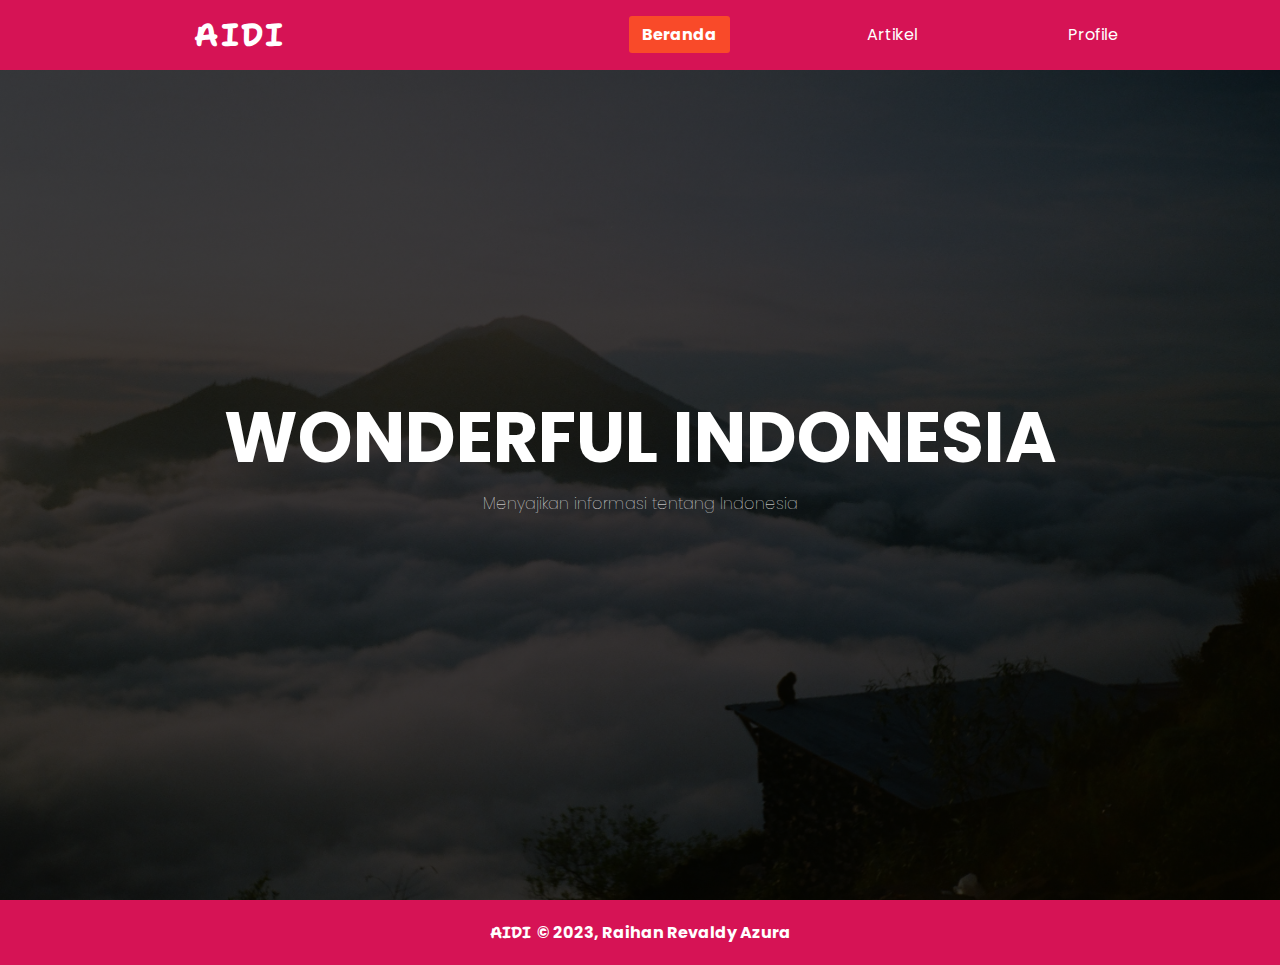
<file: index.html>
<html>

<head>
    <title>Beranda</title>
    <link rel="stylesheet" href="assets/styles/style.css">
</head>

<body>
    <header>
        <nav>
            <label for="" class="logo" alt=""><a href="index.html">AIDI</a></label>
            <ul class="nav-menu">
                <li class="nav-items"><a class="nav-links" href="index.html" id="active">Beranda</a></li>
                <li class="nav-items"><a class="nav-links" href="indonesia.html">Artikel</a></li>
                <li class="nav-items"><a class="nav-links" href="profile.html">Profile</a></li>
            </ul>

            <div class="hamburger">
                <span class="bar"></span>
                <span class="bar"></span>
                <span class="bar"></span>
            </div>
        </nav>
    </header>
    <script src="assets/script/script.js"></script>
    <main>
        <div class="banner">
            <div class="content">
                <h1>WONDERFUL INDONESIA</h1>
                <p>Menyajikan informasi tentang Indonesia</p>
            </div>
        </div>
    </main>
    <footer>
        <p>
        <span id="aidi">AIDI </span>&#169; 2023, Raihan Revaldy Azura
        </p>
    </footer>
</body>

</html>
</file>
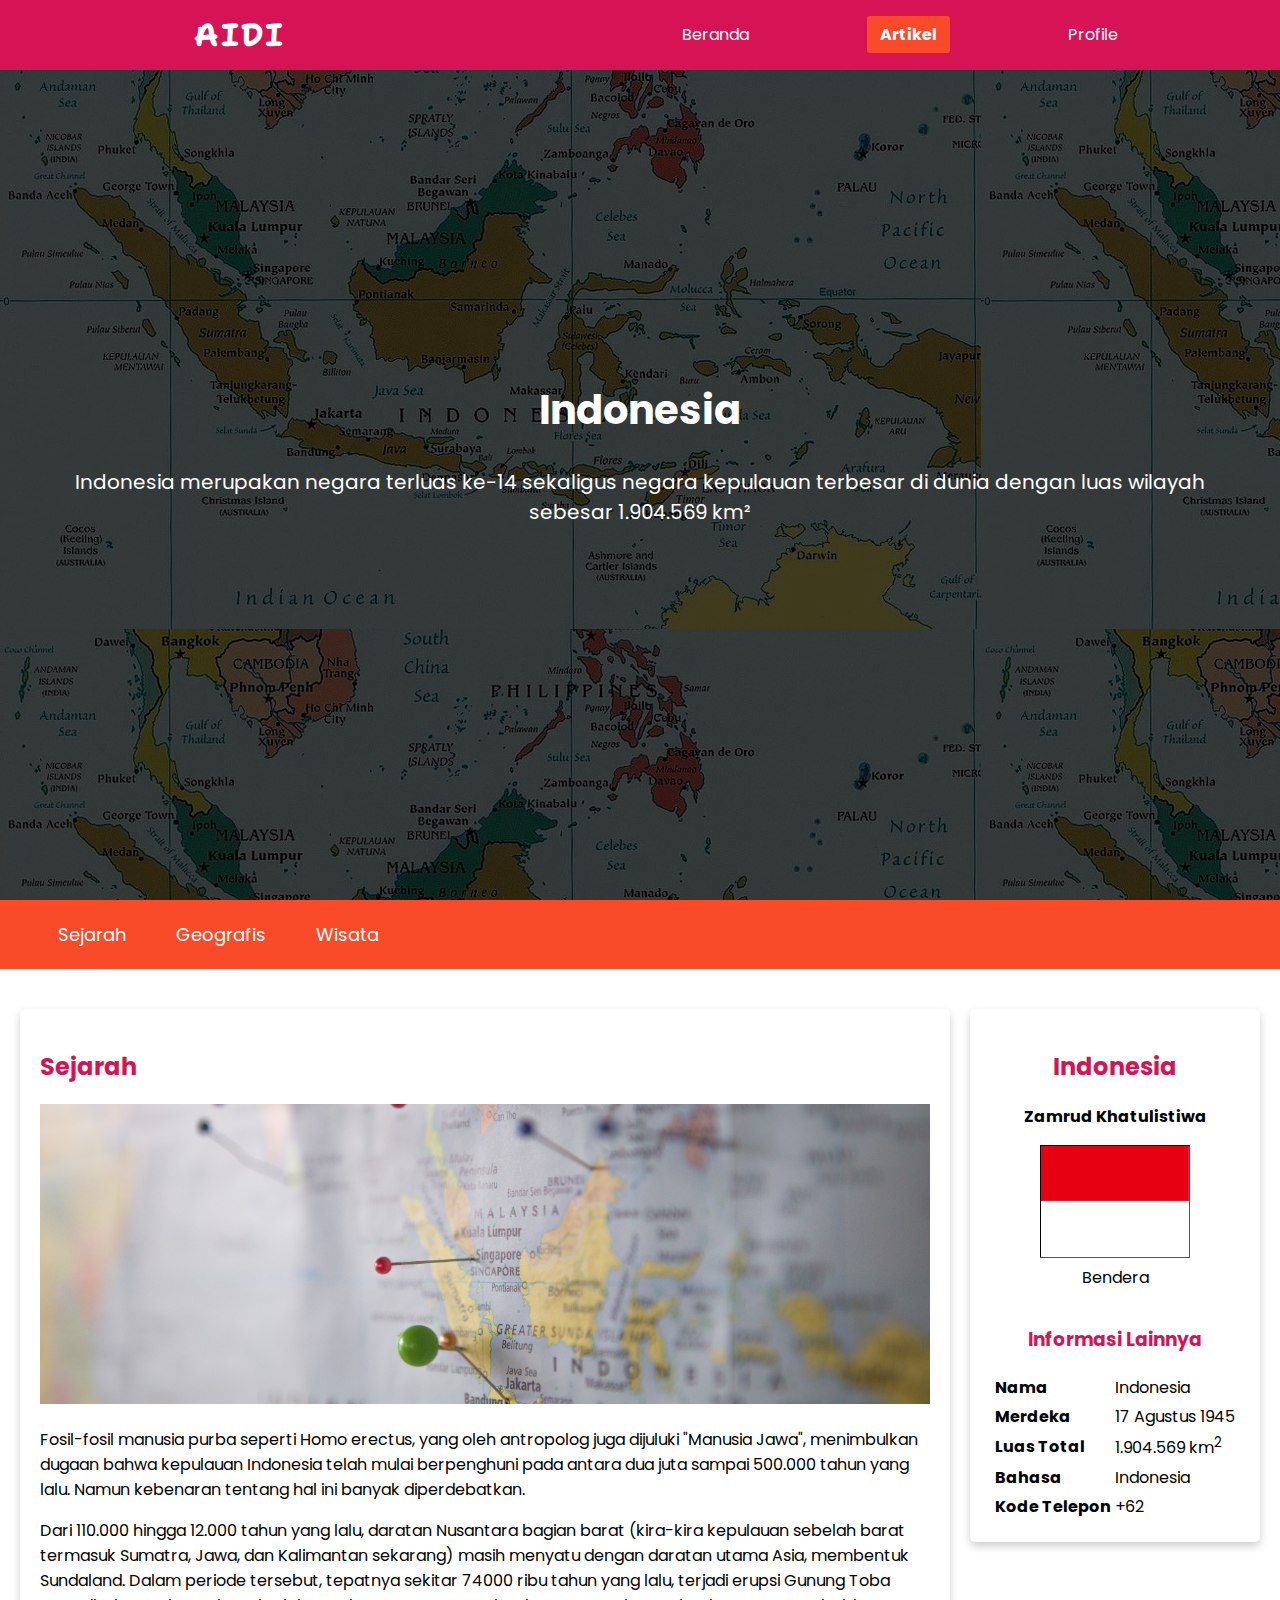
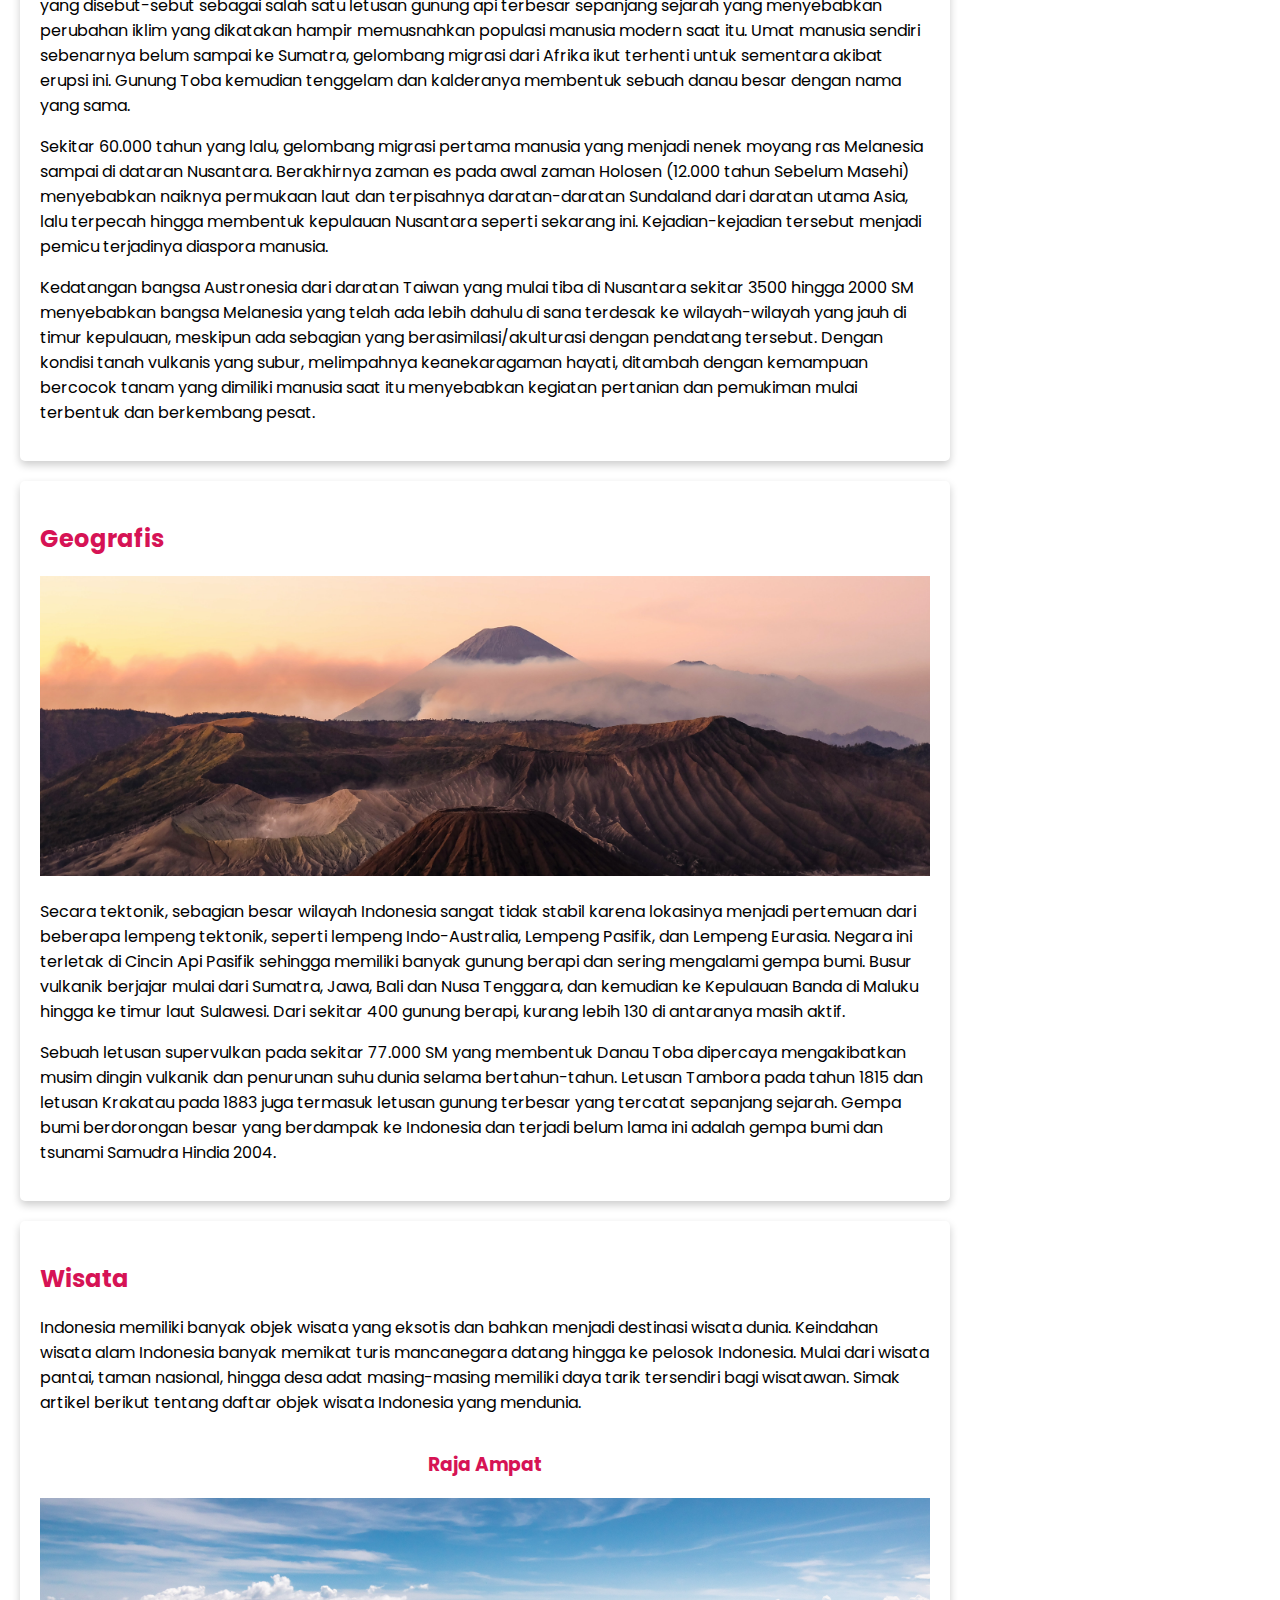
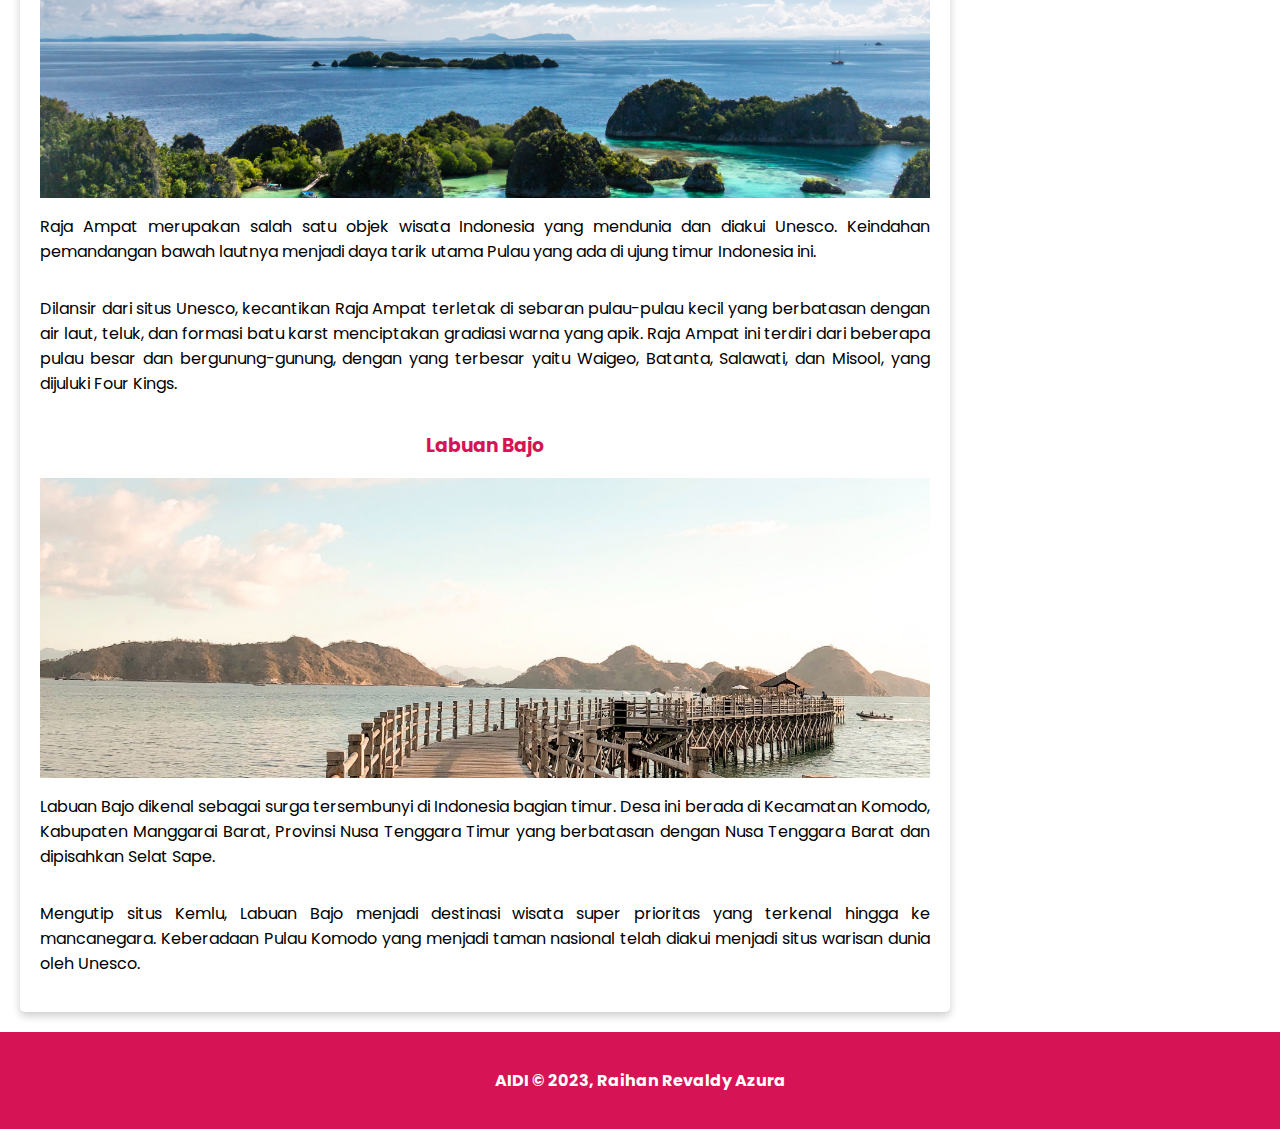
<file: indonesia.html>
<!DOCTYPE html>
<html>

<head>
	<title>Indonesia</title>
	<link rel="stylesheet" type="text/css" href="assets/styles/indonesia.css">
	<meta name="viewport" content="width=device-width, initial-scale=1">
</head>

<body>
	<header>
		<nav class="utama">
            <label for="" class="logo" alt=""><a href="index.html">AIDI</a></label>
            <ul class="nav-menu">
                <li class="nav-items"><a class="nav-links" href="index.html">Beranda</a></li>
                <li class="nav-items"><a class="nav-links" href="indonesia.html" id="active">Artikel</a></li>
                <li class="nav-items"><a class="nav-links" href="profile.html">Profile</a></li>
            </ul>

            <div class="hamburger">
                <span class="bar"></span>
                <span class="bar"></span>
                <span class="bar"></span>
            </div>
        </nav>
		<div class="jumbotron">
			<div id="title">
				<h1>Indonesia</h1>
				<p>
					Indonesia merupakan negara terluas ke-14 sekaligus negara kepulauan terbesar di dunia dengan luas
					wilayah sebesar 1.904.569 km²
				</p>
			</div>
		</div>
		<nav class="navigasi">
			<ul>
				<li><a href="#sejarah">Sejarah</a></li>
				<li><a href="#geografis">Geografis</a></li>
				<li><a href="#wisata">Wisata</a></li>
			</ul>
		</nav>
	</header>
	<script src="assets/script/script.js"></script>
	<main>
		<div id="content">
			<article id="sejarah" class="card">
				<h2>Sejarah</h2>
				<img src="assets/image/sejarah.jpg" class="featured-image" alt="sejarah">
				<p>
					Fosil-fosil manusia purba seperti Homo erectus, yang oleh antropolog juga dijuluki "Manusia Jawa",
					menimbulkan dugaan bahwa kepulauan Indonesia telah mulai berpenghuni pada antara dua juta sampai
					500.000 tahun yang lalu. Namun kebenaran tentang hal ini banyak diperdebatkan.
				</p>

				<p>
					Dari 110.000 hingga 12.000 tahun yang lalu, daratan Nusantara bagian barat (kira-kira kepulauan
					sebelah barat termasuk Sumatra, Jawa, dan Kalimantan sekarang) masih menyatu dengan daratan utama
					Asia, membentuk Sundaland. Dalam periode tersebut, tepatnya sekitar 74000 ribu tahun yang lalu,
					terjadi erupsi Gunung Toba yang disebut-sebut sebagai salah satu letusan gunung api terbesar
					sepanjang sejarah yang menyebabkan perubahan iklim yang dikatakan hampir memusnahkan populasi
					manusia modern saat itu. Umat manusia sendiri sebenarnya belum sampai ke Sumatra, gelombang migrasi
					dari Afrika ikut terhenti untuk sementara akibat erupsi ini. Gunung Toba kemudian tenggelam dan
					kalderanya membentuk sebuah danau besar dengan nama yang sama.
				</p>

				<p>
					Sekitar 60.000 tahun yang lalu, gelombang migrasi pertama manusia yang menjadi nenek moyang ras
					Melanesia sampai di dataran Nusantara. Berakhirnya zaman es pada awal zaman Holosen (12.000 tahun
					Sebelum Masehi) menyebabkan naiknya permukaan laut dan terpisahnya daratan-daratan Sundaland dari
					daratan utama Asia, lalu terpecah hingga membentuk kepulauan Nusantara seperti sekarang ini.
					Kejadian-kejadian tersebut menjadi pemicu terjadinya diaspora manusia.
				</p>

				<p>
					Kedatangan bangsa Austronesia dari daratan Taiwan yang mulai tiba di Nusantara sekitar 3500 hingga
					2000 SM menyebabkan bangsa Melanesia yang telah ada lebih dahulu di sana terdesak ke wilayah-wilayah
					yang jauh di timur kepulauan, meskipun ada sebagian yang berasimilasi/akulturasi dengan pendatang
					tersebut. Dengan kondisi tanah vulkanis yang subur, melimpahnya keanekaragaman hayati, ditambah
					dengan kemampuan bercocok tanam yang dimiliki manusia saat itu menyebabkan kegiatan pertanian dan
					pemukiman mulai terbentuk dan berkembang pesat.
				</p>
			</article>
			<article id="geografis" class="card">
				<h2>Geografis</h2>
				<img src="assets/image/geografi.jpg" class="featured-image" alt="geografis">
				<p>
					Secara tektonik, sebagian besar wilayah Indonesia sangat tidak stabil karena lokasinya menjadi
					pertemuan dari beberapa lempeng tektonik, seperti lempeng Indo-Australia, Lempeng Pasifik, dan
					Lempeng Eurasia. Negara ini terletak di Cincin Api Pasifik sehingga memiliki banyak gunung berapi
					dan sering mengalami gempa bumi. Busur vulkanik berjajar mulai dari Sumatra, Jawa, Bali dan Nusa
					Tenggara, dan kemudian ke Kepulauan Banda di Maluku hingga ke timur laut Sulawesi. Dari sekitar 400
					gunung berapi, kurang lebih 130 di antaranya masih aktif.
				</p>
				<p>
					Sebuah letusan supervulkan pada sekitar 77.000 SM yang membentuk Danau Toba dipercaya mengakibatkan
					musim dingin vulkanik dan penurunan suhu dunia selama bertahun-tahun. Letusan Tambora pada tahun
					1815 dan letusan Krakatau pada 1883 juga termasuk letusan gunung terbesar yang tercatat sepanjang
					sejarah. Gempa bumi berdorongan besar yang berdampak ke Indonesia dan terjadi belum lama ini adalah
					gempa bumi dan tsunami Samudra Hindia 2004.
				</p>
			</article>
			<article id="wisata" class="card">
				<h2>Wisata</h2>
				<p>
					Indonesia memiliki banyak objek wisata yang eksotis dan bahkan menjadi destinasi wisata dunia.
					Keindahan wisata alam Indonesia banyak memikat turis mancanegara datang hingga ke pelosok Indonesia.
					Mulai dari wisata pantai, taman nasional, hingga desa adat masing-masing memiliki daya tarik
					tersendiri bagi wisatawan. Simak artikel berikut tentang daftar objek wisata Indonesia yang
					mendunia.
				</p>
				<section>
					<h3>Raja Ampat</h3>
					<img src="assets/image/rajaampat.jpg" class="featured-image" alt="farm house">
					<p>
						Raja Ampat merupakan salah satu objek wisata Indonesia yang mendunia dan diakui Unesco.
						Keindahan pemandangan bawah lautnya menjadi daya tarik utama Pulau yang ada di ujung timur
						Indonesia ini.
					</p>
					<p>
						Dilansir dari situs Unesco, kecantikan Raja Ampat terletak di sebaran pulau-pulau kecil yang
						berbatasan dengan air laut, teluk, dan formasi batu karst menciptakan gradiasi warna yang apik.
						Raja Ampat ini terdiri dari beberapa pulau besar dan bergunung-gunung, dengan yang terbesar
						yaitu Waigeo, Batanta, Salawati, dan Misool, yang dijuluki Four Kings.
					</p>
				</section>
				<section>
					<h3>Labuan Bajo</h3>
					<img src="assets/image/labuanbajo.jpg" class="featured-image" alt="bosscha">
					<p>
						Labuan Bajo dikenal sebagai surga tersembunyi di Indonesia bagian timur. Desa ini berada di
						Kecamatan Komodo, Kabupaten Manggarai Barat, Provinsi Nusa Tenggara Timur yang berbatasan dengan
						Nusa Tenggara Barat dan dipisahkan Selat Sape.
					</p>
					<p>
						Mengutip situs Kemlu, Labuan Bajo menjadi destinasi wisata super prioritas yang terkenal hingga
						ke mancanegara. Keberadaan Pulau Komodo yang menjadi taman nasional telah diakui menjadi situs
						warisan dunia oleh Unesco.
					</p>
				</section>
			</article>
		</div>
		<aside>
			<article class="profile card">
				<header>
					<h2>Indonesia</h2>
					<p style="font-weight: bold;">Zamrud Khatulistiwa</p>
					<figure>
						<img src="assets/image/bendera.svg" class="bendera">
						<figcaption>Bendera</figcaption>
					</figure>
				</header>
				<section>
					<h3>Informasi Lainnya</h3>
					<table>
						<tr>
							<th>Nama</th>
							<td>Indonesia</td>
						</tr>
						<tr>
							<th>Merdeka</th>
							<td>17 Agustus 1945</td>
						</tr>
						<tr>
							<th>Luas Total</th>
							<td>1.904.569 km<sup>2</sup></td>
						</tr>
						<tr>
							<th>Bahasa</th>
							<td>Indonesia</td>
						</tr>
						<tr>
							<th>Kode Telepon</th>
							<td>+62</td>
						</tr>
					</table>
				</section>
			</article>
		</aside>
	</main>
	<footer>
		<p>
			<a href="index.html" id="aidi">AIDI </a>&#169; 2023, Raihan Revaldy Azura
		</p>
	</footer>
</body>

</html>
</file>
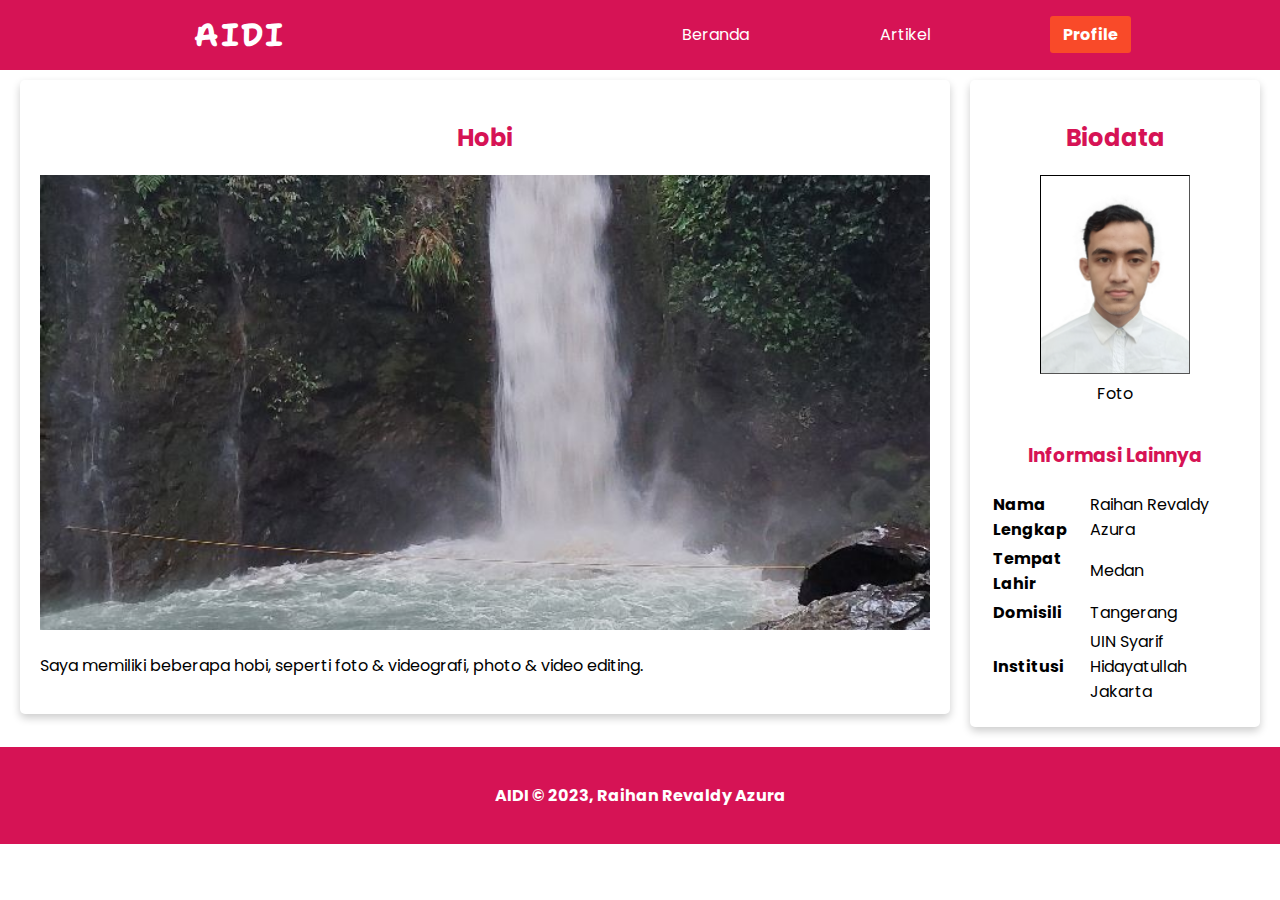
<file: profile.html>
<!DOCTYPE html>
<html>

<head>
	<title>Indonesia</title>
	<link rel="stylesheet" type="text/css" href="assets/styles/profile.css">
	<meta name="viewport" content="width=device-width, initial-scale=1">
</head>

<body>
	<header>
		<nav class="utama">
            <label for="" class="logo" alt=""><a href="index.html">AIDI</a></label>
            <ul class="nav-menu">
                <li class="nav-items"><a class="nav-links" href="index.html">Beranda</a></li>
                <li class="nav-items"><a class="nav-links" href="indonesia.html">Artikel</a></li>
                <li class="nav-items"><a class="nav-links" href="profile.html" id="active">Profile</a></li>
            </ul>

            <div class="hamburger">
                <span class="bar"></span>
                <span class="bar"></span>
                <span class="bar"></span>
            </div>
        </nav>
	</header>
	<script src="assets/script/script.js"></script>
	<main>
		<div id="content">
			<article class="card">
				<h2>Hobi</h2>
				<img src="assets/image/foto.jpg" class="featured-image" alt="hobi">
				<p>
					Saya memiliki beberapa hobi, seperti foto & videografi, photo & video editing.
				</p>
			</article>
		</div>
		<aside>
			<article class="profile card">
				<header>
					<h2>Biodata</h2>
					<figure>
						<img src="assets/image/revaldy.png" class="bendera">
						<figcaption style="text-align: center;">Foto</figcaption>
					</figure>
				</header>
				<section>
					<h3>Informasi Lainnya</h3>
					<table>
						<tr>
							<th>Nama Lengkap</th>
							<td>Raihan Revaldy Azura</td>
						</tr>
						<tr>
							<th>Tempat Lahir</th>
							<td>Medan</td>
						</tr>
                        <tr>
                            <th>Domisili</th>
                            <td>Tangerang</td>
                        </tr>
                        <tr>
                            <th>Institusi</th>
                            <td>UIN Syarif Hidayatullah Jakarta</td>
                        </tr>
					</table>
				</section>
			</article>
		</aside>
	</main>
	<footer>
		<p>
			<a href="index.html" id="aidi">AIDI </a>&#169; 2023, Raihan Revaldy Azura
		</p>
	</footer>
</body>

</html>
</file>
<file: assets/styles/style.css>
@import url('https://fonts.googleapis.com/css2?family=Poppins:ital,wght@0,100;0,200;0,300;0,400;0,500;0,600;0,700;0,800;0,900;1,100;1,200;1,300;1,400;1,500;1,600;1,700;1,800;1,900&display=swap');

@import url('https://fonts.googleapis.com/css2?family=Shantell+Sans:ital,wght@0,300;0,400;0,500;0,600;0,700;0,800;1,300;1,400;1,500;1,600;1,700;1,800&display=swap');

* {
    box-sizing: border-box;
    font-family: 'Poppins', sans-serif;
    padding: 0;
    margin: 0;
}

label.logo a{
    color: white;
    font-size: 2em;
    line-height: 80px;
    cursor: pointer;
    padding: 0 50px;
    font-family: 'Shantell Sans', cursive;
    font-weight: bold;
    letter-spacing: 2px;
    text-decoration: none;
}

/* navbar */

nav {
    display: flex;
    background-color: #D61355;
    height: 70px;
    position: fixed;
    width: 100%;
    top: 0;
    justify-content: space-around;
    align-items: center;
}

nav ul {
    display: flex;
    list-style: none;
    justify-content: space-between;
    width: 40%;
}

nav ul li {
    line-height: 80px;
    margin: 0 5px;
}

nav ul li a {
    font-size: 1em;
    padding: 7px 13px;
    border-radius: 3px;
    text-decoration: none;
    font-weight: 400;
    color: white;
}

.nav-menu a:hover,a#active{
    background: #F94A29;
    transition: 0.5s;
    font-weight: bold;
    cursor: pointer;
}

body {
    font-family: 'Poppins', sans-serif;
    margin: 0;
    padding: 0;
}

.banner {
    width: 100%;
    height: 100vh;
    background-image: linear-gradient(rgba(0, 0, 0, 0.75), rgba(0, 0, 0, 0.75)), url("../../assets/image/background.jpg");
    background-size: cover;
    background-position: center;
    display: flex;
}

main {
    overflow: auto;
}

.content {
    width: 100%;
    text-align: center;
    color: #fff;
    margin: auto;
}

.content h1 {
    font-size: 70px;
}

.content p {
    font-weight: 100;
}

.hamburger {
    display: none;
    flex-direction: column;
    height: 20px;
    justify-content: space-between;
    cursor: pointer;
}

.hamburger .bar {
    display: block;
    width: 28px;
    height: 3px;
    background-color: #fff;
    border-radius: 3px;
    -webkit-transition: all 0.3s ease-in-out;
    transition: all 0.3s ease-in-out;
}

footer {
    padding: 20px;
    color: white;
    background-color: #D61355;
    text-align: center;
    font-weight: bold;
}

footer #aidi {
    font-family: 'Shantell Sans', cursive;
}

/* responsive */

/* tablet */
@media screen and (max-width: 768px) {
    .nav-menu {
        width: 100%;
        position: fixed;
        left: -100%;
        top: 0px;
        gap: 0px;
        flex-direction: column;
        background-color: #D61355;
        height: 100vh;
        justify-content: space-around;
        align-items: center;
        transition: 0.3s;
        z-index: -1;
    }

    .nav-menu a:hover,a#active{
        background: #F94A29;
        transition: 0.5s;
        font-weight: bold;
        cursor: pointer;
    }

    .nav-items {
        margin: 16px 0;
    }

    .nav-menu.active {
        left: 0;
    }

    .hamburger {
        display: flex;
    }

    .hamburger.active .bar:nth-child(2) {
        opacity: 0;
    }

    .hamburger.active .bar:nth-child(1) {
        transform: translateY(8px) rotate(45deg);
    }

    .hamburger.active .bar:nth-child(3) {
        transform: translateY(-8px) rotate(-45deg);
    }

}

/* mobile */
@media screen and (max-width: 576px) {
    .nav-menu {
        position: fixed;
        left: -100%;
        top: 0px;
        gap: 0px;
        flex-direction: column;
        background-color: #D61355;
        width: 100%;
        height: 100vh;
        justify-content: space-around;
        align-items: center;
        transition: 0.3s;
        z-index: -1;
    }

    .nav-items {
        margin: 16px 0;
    }

    .nav-menu.active {
        left: 0;
    }

    .hamburger {
        display: flex;
    }

    .hamburger.active .bar:nth-child(2) {
        opacity: 0;
    }

    .hamburger.active .bar:nth-child(1) {
        transform: translateY(8px) rotate(45deg);
    }

    .hamburger.active .bar:nth-child(3) {
        transform: translateY(-8px) rotate(-45deg);
    }
}
</file>
<file: assets/styles/indonesia.css>
@import url('https://fonts.googleapis.com/css2?family=Poppins:ital,wght@0,100;0,200;0,300;0,400;0,500;0,600;0,700;0,800;0,900;1,100;1,200;1,300;1,400;1,500;1,600;1,700;1,800;1,900&display=swap');

@import url('https://fonts.googleapis.com/css2?family=Shantell+Sans:ital,wght@0,300;0,400;0,500;0,600;0,700;0,800;1,300;1,400;1,500;1,600;1,700;1,800&display=swap');

* {
    box-sizing: border-box;
}

header {
    display: inline;
}

.jumbotron {
    background-image: linear-gradient(rgba(0, 0, 0, 0.75), rgba(0, 0, 0, 0.75)), url("../../assets/image/kepulauan.jpg");
    display: flex;
    flex-direction: column;
    font-size: 20px;
    color: white;
    height: 100vh;
    padding: 0px 50px;
}

#title{
    text-align: center;
    color: #fff;
    margin: auto;
}

label.logo a {
    color: white;
    font-size: 2em;
    line-height: 80px;
    cursor: pointer;
    padding: 0 50px;
    font-family: 'Shantell Sans', cursive;
    font-weight: bold;
    letter-spacing: 2px;
    text-decoration: none;
}

nav.utama {
    display: flex;
    background-color: #D61355;
    height: 70px;
    position: fixed;
    width: 100%;
    top: 0;
    justify-content: space-around;
    align-items: center;
}

nav.utama ul {
    display: flex;
    list-style: none;
    justify-content: space-between;
    width: 40%;
}

nav.utama ul li {
    line-height: 80px;
    margin: 0 5px;
}

nav.utama ul li a{
    font-size: 1em;
    padding: 7px 13px;
    border-radius: 3px;
    text-decoration: none;
    font-weight: 400;
    color: white;
}

nav.utama ul li a:hover,
a#active {
    background: #F94A29;
    transition: 0.5s;
    font-weight: bold;
    cursor: pointer;
}

.hamburger {
    display: none;
    flex-direction: column;
    height: 20px;
    justify-content: space-between;
    cursor: pointer;
}

.hamburger .bar {
    display: block;
    width: 28px;
    height: 3px;
    background-color: #fff;
    border-radius: 3px;
    -webkit-transition: all 0.3s ease-in-out;
    transition: all 0.3s ease-in-out;
}

nav.navigasi {
    background-color: #f94a29;
    padding: 5px;
    position: sticky;
    top: 0;
}

nav.navigasi li {
    display: inline;
    list-style-type: none;
    margin-right: 20px;
}

nav.navigasi a {
    font-size: 18px;
    text-decoration: none;
    font-weight: 400;
    color: white;
    border-radius: 3px;
    padding: 7px 13px;
}

nav.navigasi a:hover {
    font-weight: bold;
    background: #D61355;
    transition: 0.5s;
    cursor: pointer;
}

body {
    font-family: 'Poppins', sans-serif;
    margin: 0;
    padding: 0;
}

#content {
    float: left;
    width: 75%;
}

main {
    padding: 20px;
    overflow: auto;
}

h2 {
    color: #D61355;
}

h3 {
    color: #D61355;
}

.featured-image {
    width: 100%;
    max-height: 300px;
    object-fit: cover;
    object-position: center;
}

aside {
    float: right;
    width: 25%;
    padding-left: 20px;
}

.profile {
    display: flex;
    flex-direction: column;
    text-align: center;
}

.profile img {
    width: 150px;
}

.card {
    box-shadow: 0 4px 8px 0 rgba(0, 0, 0, 0.2);
    border-radius: 5px;
    padding: 20px;
    margin-top: 20px;
}

.bendera {
    border-color: black;
    border-width: 1px;
    border-style: inset;
}

section {
    display: flex;
    flex-direction: column;
    text-align: justify;
    align-items: center;
}

#aidi {
    color: white;
    text-decoration: none;
}

#aidi:hover {
    font-family: 'Shantell Sans', cursive;
    font-weight: bold;
    background: #F94A29;
    transition: 0.5s;
    cursor: pointer;
    border-radius: 3px;
    padding: 7px 13px;
    color: white;
}

footer {
    padding: 20px;
    color: white;
    background-color: #D61355;
    text-align: center;
    font-weight: bold;
}

@media screen and (max-width: 768px) {
    .nav-menu {
        width: 50%;
        position: fixed;
        left: -100%;
        top: 0px;
        gap: 0px;
        flex-direction: column;
        background-color: #D61355;
        height: 100vh;
        justify-content: space-around;
        align-items: center;
        transition: 0.3s;
        z-index: -1;
    }

    nav.utama ul {
        width: 100%;
        justify-content: space-around;
    }

    .nav-menu ul li a:hover,
    a#active {
        background: #F94A29;
        transition: 0.5s;
        font-weight: bold;
        cursor: pointer;
    }

    .nav-items {
        margin: 16px 0;
    }

    .nav-menu.active {
        left: 0;
    }

    .hamburger {
        display: flex;
    }

    .hamburger.active .bar:nth-child(2) {
        opacity: 0;
    }

    .hamburger.active .bar:nth-child(1) {
        transform: translateY(8px) rotate(45deg);
    }

    .hamburger.active .bar:nth-child(3) {
        transform: translateY(-8px) rotate(-45deg);
    }

    nav.navigasi {
        background-color: #f94a29;
        padding: 5px;
        position: sticky;
        top: 0;
    }
    
    nav.navigasi li {
        display: inline;
        list-style-type: none;
        margin-right: 0;
    }
    
    nav.navigasi a {
        font-size: 18px;
        text-decoration: none;
        font-weight: 400;
        color: white;
        border-radius: 3px;
        padding: 7px 13px;
    }

    #content,
    aside {
        width: 100%;
        padding: 0;
        text-align: justify;
    }

    .profile {
        display: flex;
        flex-direction: column;
    }

    section {
        display: flex;
        flex-direction: column;
        align-items: center;
    }

}

@media screen and (max-width: 576px) {
    .nav-menu {
        left: -100%;
        top: 0px;
        gap: 0px;
        flex-direction: column;
        background-color: #D61355;
        width: 100%;
        height: 100vh;
        justify-content: space-around;
        align-items: center;
        transition: 0.3s;
    }

    nav.utama ul {
        width: 100%;
        justify-content: space-around;
    }

    .nav-items {
        margin: 16px 0;
    }

    .nav-menu.active {
        left: 0;
    }

    .hamburger {
        display: flex;
    }

    .hamburger.active .bar:nth-child(2) {
        opacity: 0;
    }

    .hamburger.active .bar:nth-child(1) {
        transform: translateY(8px) rotate(45deg);
    }

    .hamburger.active .bar:nth-child(3) {
        transform: translateY(-8px) rotate(-45deg);
    }

    nav.navigasi {
        background-color: #f94a29;
        padding: 5px;
        position: sticky;
        top: 0;
    }
    
    nav.navigasi li {
        display: inline;
        list-style-type: none;
        margin-right: 0;
    }
    
    nav.navigasi a {
        font-size: 18px;
        text-decoration: none;
        font-weight: 400;
        color: white;
        border-radius: 3px;
        padding: 7px 13px;
    }
    
    #content,
    aside {
        width: 100%;
        padding: 0;
        text-align: justify;
    }

    .profile {
        display: flex;
        flex-direction: column;
    }

    section {
        display: flex;
        flex-direction: column;
        align-items: center;
    }

}
</file>
<file: assets/styles/profile.css>
@import url('https://fonts.googleapis.com/css2?family=Poppins:ital,wght@0,100;0,200;0,300;0,400;0,500;0,600;0,700;0,800;0,900;1,100;1,200;1,300;1,400;1,500;1,600;1,700;1,800;1,900&display=swap');

@import url('https://fonts.googleapis.com/css2?family=Shantell+Sans:ital,wght@0,300;0,400;0,500;0,600;0,700;0,800;1,300;1,400;1,500;1,600;1,700;1,800&display=swap');

* {
    box-sizing: border-box;
}

header {
    display: inline;
}

label.logo a {
    color: white;
    font-size: 2em;
    line-height: 80px;
    cursor: pointer;
    padding: 0 50px;
    font-family: 'Shantell Sans', cursive;
    font-weight: bold;
    letter-spacing: 2px;
    text-decoration: none;
}

nav.utama {
    display: flex;
    background-color: #D61355;
    height: 70px;
    position: fixed;
    width: 100%;
    top: 0;
    justify-content: space-around;
    align-items: center;
}

nav.utama ul {
    display: flex;
    list-style: none;
    justify-content: space-between;
    width: 40%;
}

nav.utama ul li {
    line-height: 80px;
    margin: 0 5px;
}

nav.utama ul li a{
    font-size: 1em;
    padding: 7px 13px;
    border-radius: 3px;
    text-decoration: none;
    font-weight: 400;
    color: white;
}

nav.utama ul li a:hover,
a#active {
    background: #F94A29;
    transition: 0.5s;
    font-weight: bold;
    cursor: pointer;
}

.hamburger {
    display: none;
    flex-direction: column;
    height: 20px;
    justify-content: space-between;
    cursor: pointer;
}

.hamburger .bar {
    display: block;
    width: 28px;
    height: 3px;
    background-color: #fff;
    border-radius: 3px;
    -webkit-transition: all 0.3s ease-in-out;
    transition: all 0.3s ease-in-out;
}

body {
    font-family: 'Poppins', sans-serif;
    margin: 0;
    padding: 0;
}

#content {
    float: left;
    width: 75%;
}

main {
    padding: 20px;
    overflow: auto;
}

h2 {
    color: #D61355;
    text-align: center;
}

h3 {
    color: #D61355;
}

.featured-image {
    width: 100%;
    max-height: 455px;
    object-fit: cover;
    object-position: center;
}

aside {
    float: right;
    width: 25%;
    padding-left: 20px;
}

.profile {
    display: flex;
    flex-direction: column;
    align-items: center;
}

.profile img {
    width: 150px;
}

.card {
    box-shadow: 0 4px 8px 0 rgba(0, 0, 0, 0.2);
    border-radius: 5px;
    padding: 20px;
    margin-top: 60px;
}

.bendera {
    border-color: black;
    border-width: 1px;
    border-style: inset;
}

section {
    display: flex;
    flex-direction: column;
    text-align: left;
    align-items: center;
}

#aidi {
    color: white;
    text-decoration: none;
}

#aidi:hover {
    font-family: 'Shantell Sans', cursive;
    font-weight: bold;
    background: #F94A29;
    transition: 0.5s;
    cursor: pointer;
    border-radius: 3px;
    padding: 7px 13px;
    color: white;
}

footer {
    padding: 20px;
    color: white;
    background-color: #D61355;
    text-align: center;
    font-weight: bold;
}

@media screen and (max-width: 768px) {
    .nav-menu {
        width: 50%;
        position: fixed;
        left: -100%;
        top: 0px;
        gap: 0px;
        flex-direction: column;
        background-color: #D61355;
        height: 100vh;
        justify-content: space-around;
        align-items: center;
        transition: 0.3s;
        z-index: -1;
    }

    nav.utama ul {
        width: 100%;
        justify-content: space-around;
    }

    .nav-menu ul li a:hover,
    a#active {
        background: #F94A29;
        transition: 0.5s;
        font-weight: bold;
        cursor: pointer;
    }

    .nav-items {
        margin: 16px 0;
    }

    .nav-menu.active {
        left: 0;
    }

    .hamburger {
        display: flex;
    }

    .hamburger.active .bar:nth-child(2) {
        opacity: 0;
    }

    .hamburger.active .bar:nth-child(1) {
        transform: translateY(8px) rotate(45deg);
    }

    .hamburger.active .bar:nth-child(3) {
        transform: translateY(-8px) rotate(-45deg);
    }

    #content,
    aside {
        width: 100%;
        padding: 0;
        text-align: justify;
    }

    .profile {
        display: flex;
        flex-direction: column;
    }

    section {
        display: flex;
        flex-direction: column;
        align-items: center;
    }

}

@media screen and (max-width: 576px) {
    .nav-menu {
        left: -100%;
        top: 0px;
        gap: 0px;
        flex-direction: column;
        background-color: #D61355;
        width: 100%;
        height: 100vh;
        justify-content: space-around;
        align-items: center;
        transition: 0.3s;
    }

    nav.utama ul {
        width: 100%;
        justify-content: space-around;
    }

    .nav-items {
        margin: 16px 0;
    }

    .nav-menu.active {
        left: 0;
    }

    .hamburger {
        display: flex;
    }

    .hamburger.active .bar:nth-child(2) {
        opacity: 0;
    }

    .hamburger.active .bar:nth-child(1) {
        transform: translateY(8px) rotate(45deg);
    }

    .hamburger.active .bar:nth-child(3) {
        transform: translateY(-8px) rotate(-45deg);
    }

    nav.navigasi {
        background-color: #f94a29;
        padding: 5px;
        position: sticky;
        top: 0;
    }
    
    nav.navigasi li {
        display: inline;
        list-style-type: none;
        margin-right: 0;
    }
    
    nav.navigasi a {
        font-size: 18px;
        text-decoration: none;
        font-weight: 400;
        color: white;
        border-radius: 3px;
        padding: 7px 13px;
    }
    
    #content,
    aside {
        width: 100%;
        padding: 0;
        text-align: justify;
    }

    .profile {
        display: flex;
        flex-direction: column;
    }

    section {
        display: flex;
        flex-direction: column;
        align-items: center;
    }

}
</file>
